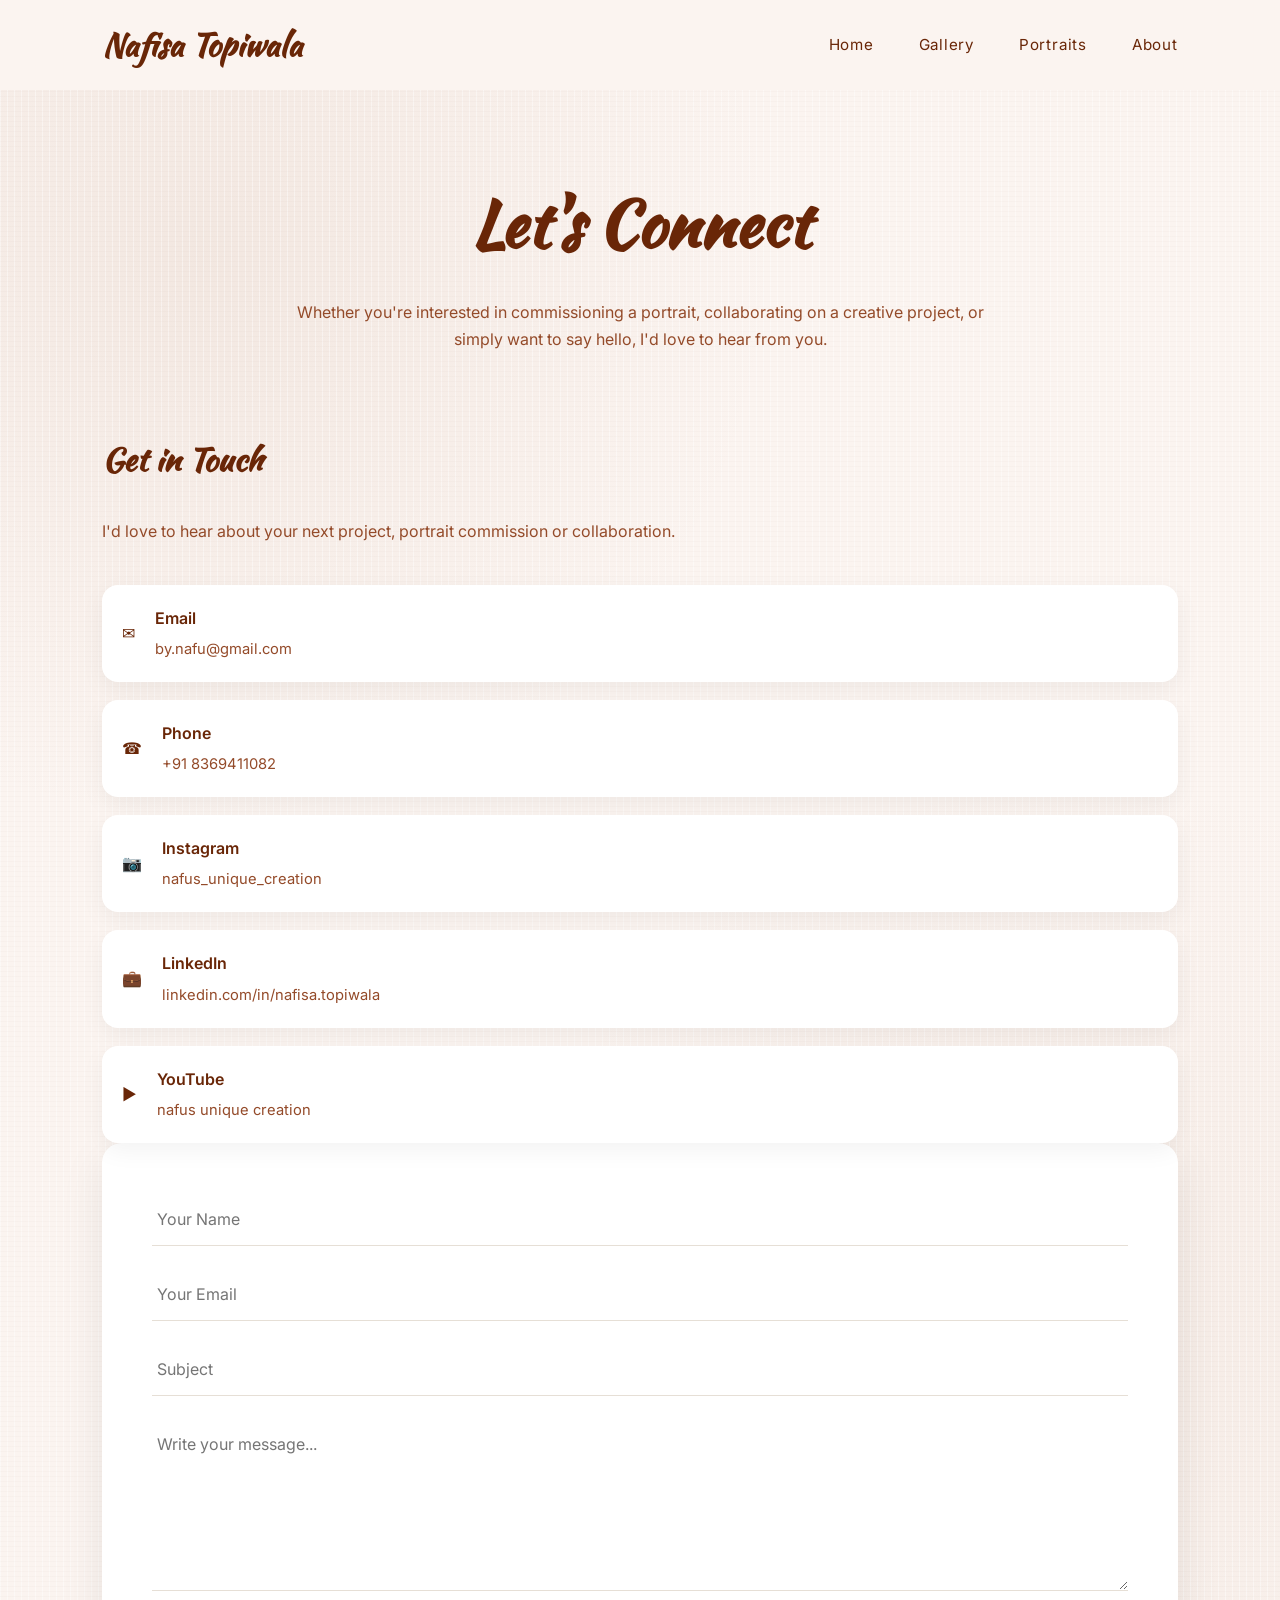
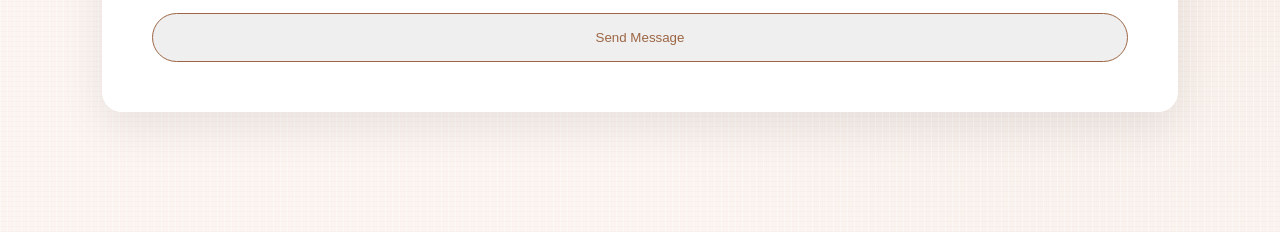
<file: contact.html>
<!doctype html>
<html lang="en">
  <head>
    <meta charset="UTF-8" />

    <meta name="viewport" content="width=device-width, initial-scale=1.0" />

    <title>Contact | Nafisa Topiwala</title>

    <link rel="preconnect" href="https://fonts.googleapis.com" />

    <link rel="preconnect" href="https://fonts.gstatic.com" crossorigin />

    <link
      href="https://fonts.googleapis.com/css2?family=Inter:wght@400;500;600;700&family=Kaushan+Script&display=swap"
      rel="stylesheet"
    />

    <link rel="stylesheet" href="css/style.css" />
  </head>

  <body>
    <header>
      <nav class="navbar">
        <div class="logo">
          <h2>Nafisa Topiwala</h2>
        </div>

        <button
          class="nav-toggle"
          type="button"
          aria-label="Open navigation menu"
          aria-expanded="false"
          aria-controls="primary-navigation"
        >
          <span></span>
          <span></span>
          <span></span>
        </button>

        <ul class="nav-links" id="primary-navigation">
          <li><a href="index.html">Home</a></li>

          <li><a href="index.html#gallery">Gallery</a></li>

          <li><a href="index.html#portraits">Portraits</a></li>

          <li><a href="index.html#about">About</a></li>
        </ul>
      </nav>
    </header>

    <section class="contact-page">
      <div class="contact-heading">
        <h1>Let's Connect</h1>

        <p>
          Whether you're interested in commissioning a portrait, collaborating
          on a creative project, or simply want to say hello, I'd love to hear
          from you.
        </p>
      </div>

      <div class="contact-info">

    <h2>Get in Touch</h2>

    <p>
        I'd love to hear about your next project,
        portrait commission or collaboration.
    </p>

    <div class="contact-links">

        <a href="mailto:by.nafu@gmail.com">

            <span>✉</span>

            <div>

                <h3>Email</h3>

                <p>by.nafu@gmail.com</p>

            </div>

        </a>

        <a href="tel:+918369411082">

            <span>☎</span>

            <div>

                <h3>Phone</h3>

                <p>+91 8369411082</p>

            </div>

        </a>

        <a href="https://www.instagram.com/nafus_unique_creations?utm_medium=copy_link" target="_blank">

            <span>📷</span>

            <div>

                <h3>Instagram</h3>

                <p>nafus_unique_creation</p>

            </div>

        </a>

        <a href="https://www.linkedin.com/in/nafisatopiwala/" target="_blank">

            <span>💼</span>

            <div>

                <h3>LinkedIn</h3>

                <p>linkedin.com/in/nafisa.topiwala</p>

            </div>

        </a>

        <a href="http://www.youtube.com/@NafusUniqueCreation" target="_blank">

            <span>▶</span>

            <div>

                <h3>YouTube</h3>

                <p>nafus unique creation</p>

            </div>

        </a>

    </div>

</div>
        <div class="contact-form">
          <form
            action="https://formsubmit.co/by.nafu@gmail.com"
            method="POST"
          >
            <input type="hidden" name="_captcha" value="false" />

            <input
              type="hidden"
              name="_subject"
              value="New Portfolio Enquiry"
            />

            <input type="hidden" name="_template" value="table" />

            <input
              type="hidden"
              name="_next"
              value="https://yourwebsite.com/thankyou.html"
            />

            <input type="text" name="Name" placeholder="Your Name" required />

            <input
              type="email"
              name="Email"
              placeholder="Your Email"
              required
            />

            <input type="text" name="Subject" placeholder="Subject" />

            <textarea
              name="Message"
              rows="7"
              placeholder="Write your message..."
              required
            ></textarea>

            <button class="btn-primary">Send Message</button>
          </form>
        </div>
      </div>
    </section>

    <script src="css/js/script.js"></script>
  </body>
</html>
</file>
<file: css/style.css>
/*======================================================
                    GOOGLE FONTS
======================================================*/

@import url("https://fonts.googleapis.com/css2?family=Inter:wght@400;500;600;700&family=Kaushan+Script&display=swap");

/*======================================================
                    ROOT VARIABLES
======================================================*/

:root {
  --bg: #fff9fb;

  --text: #692607;
  --light-text: #944b2a;

  --accent: #9c6644;
  --accent-light: #c08962;

  --line: #e6dfd6;

  --shadow: 0 15px 45px rgba(0, 0, 0, 0.08);

  --radius: 18px;

  --transition: 0.45s ease;

  --max-width: 1300px;
}

/*======================================================
                        RESET
======================================================*/

* {
  margin: 0;
  padding: 0;
  box-sizing: border-box;
}

html {
  scroll-behavior: smooth;
}

body {
  background-color: #fbf4f0;
  background-image:
    repeating-linear-gradient(
      0deg,
      rgba(111, 77, 54, 0.025) 0 1px,
      transparent 1px 5px
    ),
    repeating-linear-gradient(
      90deg,
      rgba(255, 255, 255, 0.42) 0 1px,
      transparent 1px 7px
    ),
    radial-gradient(
      circle at 16% 14%,
      rgba(156, 102, 68, 0.09),
      transparent 30%
    ),
    radial-gradient(
      circle at 84% 74%,
      rgba(156, 102, 68, 0.065),
      transparent 34%
    );

  color: var(--text);

  font-family: "Inter", sans-serif;

  overflow-x: hidden;

  line-height: 1.7;

  position: relative;
}

/*======================================================
                PAPER TEXTURE
======================================================*/

body::before {
  content: "";

  position: fixed;

  inset: 0;

  opacity: 0.18;

  pointer-events: none;

  background-image:
    radial-gradient(
      circle at 20% 20%,
      rgba(0, 0, 0, 0.02) 0 1px,
      transparent 1px
    ),
    radial-gradient(
      circle at 80% 30%,
      rgba(0, 0, 0, 0.02) 0 1px,
      transparent 1px
    ),
    radial-gradient(
      circle at 40% 80%,
      rgba(0, 0, 0, 0.015) 0 1px,
      transparent 1px
    );

  background-size:
    130px 130px,
    180px 180px,
    150px 150px;

  z-index: -1;
}

/*======================================================
                SCROLLBAR
======================================================*/

::-webkit-scrollbar {
  width: 10px;
}

::-webkit-scrollbar-track {
  background: #efe9df;
}

::-webkit-scrollbar-thumb {
  background: var(--accent);

  border-radius: 20px;
}

::-webkit-scrollbar-thumb:hover {
  background: #7b5238;
}

/*======================================================
                    LINKS
======================================================*/

a {
  text-decoration: none;

  color: inherit;
}

/*======================================================
                IMAGES
======================================================*/

img {
  width: 100%;

  display: block;
}

/*======================================================
                SECTION SPACING
======================================================*/

section {
  width: 100%;

  padding: 120px 8%;
}

.section-title {
  max-width: 700px;

  margin: auto;

  text-align: center;

  margin-bottom: 80px;
}

.section-title h2 {
  font-family: "Kaushan Script", cursive;

  font-size: 3rem;

  font-weight: 600;

  margin-bottom: 18px;
}

.section-title p {
  color: var(--light-text);

  font-size: 1.05rem;
}

/*======================================================
                    NAVIGATION
======================================================*/

header {
  position: fixed;

  top: 0;

  left: 0;

  width: 100%;

  z-index: 1000;

  background: transparent;

  transition: 0.35s ease;
}

.navbar {
  background: #fbf4f0;

  max-width: 100%;

  margin: auto;

  height: 90px;

  display: flex;

  justify-content: space-between;

  align-items: center;

  padding: 0 8%;
}

.logo h2 {
  font-family: "Kaushan Script", cursive;

  font-size: 2rem;

  font-weight: 600;
}

.nav-links {
  display: flex;

  list-style: none;

  gap: 45px;
}

.nav-toggle {
  display: none;
  width: 44px;
  height: 44px;
  border: 1px solid var(--line);
  border-radius: 50%;
  background: white;
  color: var(--text);
  cursor: pointer;
}

.nav-toggle span {
  display: block;
  width: 5px;
  height: 5px;
  margin: 3px auto;
  border-radius: 50%;
  background: currentColor;
  transition: background 0.2s ease;
}

.nav-links a {
  position: relative;

  font-size: 0.95rem;

  letter-spacing: 0.05em;

  transition: 0.3s;
}

.nav-links a::after {
  content: "";

  position: absolute;

  left: 0;

  bottom: -8px;

  width: 0;

  height: 1px;

  background: var(--accent);

  transition: 0.4s;
}

.nav-links a:hover {
  color: var(--accent);
}

.nav-links a:hover::after {
  width: 100%;
}

/*======================================================
            GLASS EFFECT AFTER SCROLL
======================================================*/

header.scrolled {
  backdrop-filter: blur(18px);

  -webkit-backdrop-filter: blur(18px);

  background: rgba(251, 244, 240, 0.95);

  border-bottom: 1px solid rgba(0, 0, 0, 0.05);

  box-shadow: 0 8px 25px rgba(0, 0, 0, 0.06);
}
/*======================================================
                    HERO
======================================================*/

.hero {
  min-height: 100vh;

  padding-top: 120px;

  display: flex;

  justify-content: center;

  align-items: center;

  text-align: center;

  position: relative;

  overflow: hidden;
}

.hero::before {
  content: "";

  position: absolute;

  width: 700px;

  height: 700px;

  background: radial-gradient(
    circle,
    rgba(156, 102, 68, 0.12),
    transparent 70%
  );

  border-radius: 50%;

  top: -200px;

  right: -180px;

  filter: blur(30px);
}

.hero-content {
  max-width: 900px;

  z-index: 2;
}

.hero h1 {
  font-family: "Kaushan Script", cursive;

  font-size: 5.5rem;

  font-weight: 600;

  line-height: 1;

  margin-bottom: 18px;
}

.hero h2 {
  font-weight: 400;

  letter-spacing: 0.08em;

  text-transform: uppercase;

  color: var(--accent);

  margin-bottom: 35px;

  font-size: 1rem;
}

.hero-text {
  max-width: 650px;

  margin: auto;

  color: var(--light-text);

  font-size: 1.15rem;

  margin-bottom: 45px;
}

/*======================================================
                    BUTTON
======================================================*/

.btn-primary {
  display: inline-block;

  padding: 16px 34px;

  border: 1px solid var(--accent);

  border-radius: 50px;

  color: var(--accent);

  transition: var(--transition);

  font-weight: 500;
}

.btn-primary:hover {
  background: var(--accent);

  color: white;

  transform: translateY(-4px);

  box-shadow: 0 12px 30px rgba(156, 102, 68, 0.18);
}
/*======================================================
                    GALLERY
======================================================*/

.gallery {
  max-width: 1200px;
  margin: 80px auto;
  padding: 0 20px;

  display: grid;
  grid-template-columns: repeat(12, minmax(0, 1fr));
  gap: 30px;
}

.gallery-item.hero-art {
  grid-column: 1 / -1;
  order: 1;
}

.gallery-item.family-art,
.gallery-item.yemen-art {
  grid-column: span 6;
}

.gallery-item.family-art {
  order: 2;
}

.gallery-item.yemen-art {
  order: 3;
}

.gallery-item.paris-art {
  grid-column: span 3;
  order: 4;
}

.gallery-item.blue-series-art {
  grid-column: span 5;
  order: 5;
}

.gallery-item.london-art {
  grid-column: span 4;
  order: 6;
}

.gallery-item {
  position: relative;
  overflow: hidden;
  border-radius: 8px;
}

.gallery-item img {
  width: 100%;
  height: auto;
  display: block;

  transition: 0.45s ease;
}

.gallery-item:hover img {
  transform: scale(1.04);
}

@media (max-width: 992px) {
  .gallery {
    grid-template-columns: repeat(2, minmax(0, 1fr));
  }

  .gallery-item.hero-art {
    grid-column: 1 / -1;
  }

  .gallery-item.family-art,
  .gallery-item.yemen-art,
  .gallery-item.paris-art,
  .gallery-item.blue-series-art,
  .gallery-item.london-art {
    grid-column: span 1;
  }
}
/*======================================================
                OVERLAY
======================================================*/
.overlay {
  position: absolute;

  inset: 0;

  display: flex;

  flex-direction: column;

  justify-content: flex-end;

  padding: 32px;

  background: linear-gradient(
    to top,
    rgba(0, 0, 0, 0.75),
    rgba(0, 0, 0, 0.15),
    transparent
  );

  color: white;

  opacity: 0;

  transition: 0.35s ease;
}

.gallery-item:hover .overlay {
  opacity: 1;
}

.overlay h3 {
  font-family: "Kaushan Script", cursive;

  font-size: 2rem;

  margin-bottom: 8px;

  transform: translateY(25px);

  transition: 0.45s;
}

.overlay p {
  font-size: 0.95rem;

  opacity: 0.85;

  margin-bottom: 12px;

  transform: translateY(25px);

  transition: 0.55s;
}

.overlay span {
  display: inline-block;

  width: max-content;

  padding: 8px 18px;

  border: 1px solid rgba(255, 255, 255, 0.4);

  border-radius: 40px;

  font-size: 0.8rem;

  letter-spacing: 0.05em;

  transform: translateY(25px);

  transition: 0.65s;
}

.gallery-item:hover .overlay h3,
.gallery-item:hover .overlay p,
.gallery-item:hover .overlay span {
  transform: translateY(0);
}

/*======================================================
                LIGHTBOX
======================================================*/

.lightbox {
  position: fixed;

  inset: 0;

  background: rgba(15, 15, 15, 0.95);

  display: flex;

  justify-content: center;

  align-items: center;

  opacity: 0;

  visibility: hidden;

  transition: 0.35s;

  z-index: 9999;

  padding: 50px;
}

.lightbox.active {
  opacity: 1;

  visibility: visible;
}

.lightbox-info,
.lightbox-info h2,
.lightbox-info p,
.lightbox .prev,
.lightbox .next {
  color: #fff3df;
}

.lightbox .prev,
.lightbox .next {
  border: 0;
  background: transparent;
  font-size: 2.5rem;
  cursor: pointer;
}

.lightbox-image {
  max-width: 88vw;

  max-height: 85vh;

  border-radius: 10px;

  box-shadow: 0 30px 80px rgba(0, 0, 0, 0.5);

  animation: zoomImage 0.4s ease;
}

.close {
  position: absolute;

  top: 35px;

  right: 45px;

  color: white;

  font-size: 3rem;

  cursor: pointer;

  transition: 0.3s;
}

.close:hover {
  transform: rotate(90deg);

  color: var(--accent-light);
}

/*======================================================
            LIGHTBOX ANIMATION
======================================================*/

@keyframes zoomImage {
  from {
    opacity: 0;

    transform: scale(0.8);
  }

  to {
    opacity: 1;

    transform: scale(1);
  }
}

/*======================================================
            SECTION TAG
======================================================*/

.section-tag {
  display: inline-block;

  margin-bottom: 18px;

  letter-spacing: 0.15em;

  text-transform: uppercase;

  color: var(--accent);

  font-size: 0.82rem;

  font-weight: 600;
}
/*======================================================
                PORTRAITS SECTION
======================================================*/

.portraits {
  max-width: 1300px;

  margin: auto;

  display: grid;

  grid-template-columns: 1fr 1fr;

  align-items: center;

  gap: 80px;
}

.portrait-image {
  overflow: hidden;

  border-radius: 20px;

  box-shadow: var(--shadow);
}

.portrait-image img {
  transition: 0.8s ease;
}

.portrait-image:hover img {
  transform: scale(1.05);
}

.portrait-content h2 {
  font-family: "Kaushan Script", cursive;

  font-size: 3.2rem;

  margin-bottom: 25px;

  line-height: 1.1;
}

.portrait-content p {
  color: var(--light-text);

  margin-bottom: 35px;
}

.mediums {
  display: flex;

  flex-wrap: wrap;

  gap: 0;

  margin-bottom: 32px;
}

.mediums span {
  font-size: 0.9rem;
  color: var(--light-text);
}

.mediums span + span::before {
  content: "•";
  margin: 0 10px;
  color: var(--accent);
}

/*======================================================
                    ABOUT
======================================================*/

.about {
  max-width: 1300px;

  margin: auto;

  display: grid;

  grid-template-columns: 380px 1fr;

  gap: 80px;

  align-items: center;
}

.about-image {
  overflow: hidden;

  border-radius: 20px;

  box-shadow: var(--shadow);
}

.about-image img {
  transition: 0.8s;
}

.about-image:hover img {
  transform: scale(1.05);
}

.about-content h2 {
  font-family: "Kaushan Script", cursive;

  font-size: 3rem;

  line-height: 1.05;

  margin-bottom: 25px;
}

.about-content p {
  color: var(--light-text);

  margin-bottom: 20px;
}

.artist-statement {
  font-size: 1.05rem;
  line-height: 1.7;
  color: var(--light-text);
}

.social-links {
  display: flex;

  flex-wrap: wrap;

  gap: 18px;

  margin-top: 35px;
}

.social-links a {
  border: 1px solid var(--line);

  padding: 12px 20px;

  border-radius: 40px;

  transition: 0.35s;

  background: white;
}

.social-links a:hover {
  background: var(--accent);

  color: white;

  transform: translateY(-3px);
}

/*======================================================
                CALL TO ACTION
======================================================*/

.cta {
  text-align: center;
}

.cta-content {
  max-width: 700px;

  margin: auto;
}

.cta h2 {
  font-family: "Kaushan Script", cursive;

  font-size: 3rem;

  margin-bottom: 20px;
}

.cta p {
  color: var(--light-text);

  margin-bottom: 35px;
}

/*======================================================
                    FOOTER
======================================================*/

footer {
  padding: 50px 8%;

  border-top: 1px solid var(--line);

  display: flex;

  justify-content: space-between;

  align-items: center;

  flex-wrap: wrap;

  gap: 15px;

  color: var(--light-text);

  font-size: 0.95rem;
}

/*======================================================
                SCROLL ANIMATION
======================================================*/

.reveal {
  opacity: 0;

  transform: translateY(70px);

  transition: 1s ease;
}

.reveal.active {
  opacity: 1;

  transform: translateY(0);
}

/*======================================================
            HOVER IMPROVEMENTS
======================================================*/

.gallery-item,
.portrait-image,
.about-image {
  will-change: transform;
}

/*======================================================
            SELECTION COLOR
======================================================*/

::selection {
  background: var(--accent);

  color: white;
}
/*======================================================
                    LARGE LAPTOP
======================================================*/

@media (max-width: 1200px) {
  .hero h1 {
    font-size: 4.5rem;
  }

  .section-title h2,
  .about-content h2,
  .cta h2,
  .portrait-content h2 {
    font-size: 2.6rem;
  }
}

/*======================================================
                    TABLET
======================================================*/

@media (max-width: 992px) {
  section {
    padding: 90px 6%;
  }

  .navbar {
    padding: 22px 6%;
  }

  .hero h1 {
    font-size: 4rem;
  }

  .hero-text {
    font-size: 1rem;
  }

  .gallery {
    grid-template-columns: repeat(2, 1fr);
  }

  .portraits {
    grid-template-columns: 1fr;
  }

  .about {
    grid-template-columns: 1fr;
  }

  .about-image {
    max-width: 420px;

    margin: auto;
  }

  footer {
    justify-content: center;

    text-align: center;
  }
}

/*======================================================
                    MOBILE
======================================================*/

@media (max-width: 768px) {
  .navbar {
    position: relative;
    height: 72px;
    padding: 0 6%;
  }

  .nav-links {
    position: absolute;
    top: calc(100% + 10px);
    right: 5%;
    left: 5%;
    display: grid;
    gap: 0;
    padding: 8px;
    border: 1px solid var(--line);
    border-radius: 14px;
    background: rgba(251, 244, 240, 0.98);
    box-shadow: var(--shadow);
    opacity: 0;
    visibility: hidden;
    transform: translateY(-10px);
    transition:
      opacity 0.25s ease,
      transform 0.25s ease,
      visibility 0.25s;
  }

  .nav-links.is-open {
    opacity: 1;
    visibility: visible;
    transform: translateY(0);
  }

  .nav-links a {
    display: block;
    padding: 12px 14px;
    border-radius: 9px;
    font-size: 0.95rem;
  }

  .nav-links a:hover,
  .nav-links a:focus-visible {
    color: var(--text);
    background: #f2e8df;
  }

  .nav-links a::after {
    display: none;
  }

  .nav-toggle {
    display: block;
  }

  .nav-toggle[aria-expanded="true"] {
    border-color: var(--accent);
    color: var(--accent);
    background: #f8eee8;
  }

  .hero {
    padding-top: 130px;
  }

  .hero h1 {
    font-size: 3.2rem;
  }

  .hero h2 {
    font-size: 0.85rem;
  }

  .hero-text {
    font-size: 0.95rem;
  }

  .section-title {
    margin-bottom: 50px;
  }

  .section-title h2 {
    font-size: 2.4rem;
  }

  .gallery {
    margin: 42px auto 0;
    padding: 0;
    column-count: 2;
    column-gap: 14px;
  }

  .gallery-item {
    margin-bottom: 14px;
    cursor: pointer;
  }

  .gallery-item.large {
    aspect-ratio: auto;
  }

  .gallery-item.hero-art {
    aspect-ratio: auto;
  }

  .gallery-item img {
    height: auto;
    object-fit: contain;
  }

  .overlay {
    padding: 16px;
    opacity: 1;
    background: linear-gradient(to top, rgba(0, 0, 0, 0.72), transparent 65%);
  }

  .overlay h3 {
    margin-bottom: 0;
    font-size: 1.15rem;
    transform: none;
  }

  .overlay p {
    display: none;
  }

  .portrait-content h2 {
    font-size: 2.5rem;
  }

  .about-content h2 {
    font-size: 2.5rem;
  }

  .cta h2 {
    font-size: 2.4rem;
  }

  .social-links {
    justify-content: center;
  }

  .mediums {
    justify-content: center;
  }

  .lightbox {
    padding: 20px;
  }

  .lightbox-image {
    max-width: 95vw;

    max-height: 75vh;
  }

  .close {
    top: 18px;

    right: 22px;

    font-size: 2.3rem;
  }
}

@media (max-width: 600px) {
  .gallery {
    column-count: 1;
    column-gap: 0;
  }

  .gallery-item,
  .gallery-item.hero-art,
  .gallery-item.large {
    aspect-ratio: auto;
    margin-bottom: 18px;
  }
}

/*======================================================
                SMALL PHONES
======================================================*/

@media (max-width: 480px) {
  section {
    padding: 75px 5%;
  }

  .logo h2 {
    font-size: 1.7rem;
  }

  .hero h1 {
    font-size: 2.6rem;

    line-height: 1.1;
  }

  .hero h2 {
    font-size: 0.8rem;
  }

  .hero-text {
    font-size: 0.92rem;
  }

  .btn-primary {
    padding: 14px 28px;
  }

  .section-title h2 {
    font-size: 2rem;
  }

  .about-content h2 {
    font-size: 2rem;
  }

  .portrait-content h2 {
    font-size: 2rem;
  }

  .cta h2 {
    font-size: 2rem;
  }

  .gallery {
    column-count: 1;
    column-gap: 0;
  }

  .gallery-item,
  .gallery-item.hero-art {
    aspect-ratio: auto;
  }

  .gallery-item img {
    object-position: center;
  }

  .social-links {
    flex-direction: column;
  }

  .social-links a {
    text-align: center;
  }

  .mediums {
    gap: 10px;
  }

  .mediums span {
    font-size: 0.8rem;
  }

  footer {
    flex-direction: column;

    font-size: 0.85rem;
  }
}

/* Keep the mobile gallery short without cropping any artwork. */
@media (max-width: 768px) {
  .gallery {
    display: grid;
    grid-template-columns: repeat(2, minmax(0, 1fr));
    column-count: auto;
    gap: 14px;
  }

  .gallery-item,
  .gallery-item.family-art,
  .gallery-item.yemen-art,
  .gallery-item.paris-art,
  .gallery-item.blue-series-art,
  .gallery-item.london-art {
    grid-column: span 1;
    aspect-ratio: 1;
    margin: 0;
    background: white;
  }

  .gallery-item.hero-art {
    grid-column: 1 / -1;
    aspect-ratio: auto;
  }

  .gallery-item img {
    width: 100%;
    height: 100%;
    object-fit: contain;
  }

  .gallery-item.hero-art img {
    height: auto;
  }

  .portraits,
  .about {
    grid-template-columns: 1fr;
    gap: 24px;
  }

  .portrait-image,
  .about-image {
    width: min(62%, 250px);
    max-width: 250px;
    margin: 0 auto;
  }

  .portrait-content h2,
  .about-content h2 {
    font-size: 2rem;
    line-height: 1.05;
    margin-bottom: 14px;
  }

  .portrait-content p,
  .about-content p {
    font-size: 0.96rem;
    line-height: 1.55;
    margin-bottom: 16px;
  }

  .artist-statement {
    font-size: 0.92rem;
    line-height: 1.7;
  }

  .mediums {
    justify-content: center;
    margin-bottom: 18px;
  }

  .cta h2 {
    font-size: 1.9rem;
    line-height: 1.1;
    margin-bottom: 14px;
  }

  .cta p {
    font-size: 0.95rem;
    line-height: 1.55;
    margin-bottom: 24px;
  }
}

/*======================================================
            HOVER ONLY ON DESKTOP
======================================================*/

@media (hover: hover) {
  .btn-primary:hover {
    transform: translateY(-4px);
  }
}

/*======================================================
            REDUCE MOTION
======================================================*/

@media (prefers-reduced-motion: reduce) {
  * {
    animation: none !important;

    transition: none !important;

    scroll-behavior: auto !important;
  }
}
/*======================================================
                    CONTACT PAGE
======================================================*/

.contact-page {
  min-height: 100vh;

  padding-top: 170px;
}

.contact-heading {
  max-width: 700px;

  margin: auto;

  text-align: center;

  margin-bottom: 80px;
}

.contact-heading h1 {
  font-family: "Kaushan Script", cursive;

  font-size: 4rem;

  margin-bottom: 20px;
}

.contact-heading p {
  color: var(--light-text);
}

.contact-container {
  max-width: 1200px;

  margin: auto;

  display: grid;

  grid-template-columns: 1fr 1.4fr;

  gap: 80px;
}

.contact-info h2 {
  font-family: "Kaushan Script", cursive;

  margin-bottom: 30px;

  font-size: 2rem;
}

.contact-info p {
  margin-bottom: 28px;

  color: var(--light-text);
}

.contact-form {
  background: white;

  padding: 50px;

  border-radius: 20px;

  box-shadow: var(--shadow);
}

.contact-form form {
  display: flex;

  flex-direction: column;

  gap: 22px;
}

.contact-form input,
.contact-form textarea {
  border: none;

  border-bottom: 1px solid var(--line);

  padding: 16px 5px;

  font-size: 1rem;

  background: none;

  font-family: "Inter", sans-serif;

  outline: none;
}

.contact-form textarea {
  resize: vertical;
}

.contact-form input:focus,
.contact-form textarea:focus {
  border-color: var(--accent);
}

@media (max-width: 900px) {
  .contact-container {
    grid-template-columns: 1fr;
  }
}
/*======================================================
                CONTACT LINKS
======================================================*/

.contact-links {
  display: flex;

  flex-direction: column;

  gap: 18px;

  margin-top: 40px;
}

.contact-links a {
  display: flex;

  align-items: center;

  gap: 20px;

  padding: 20px;

  background: white;

  border-radius: 16px;

  transition: 0.35s;

  box-shadow: 0 8px 25px rgba(0, 0, 0, 0.05);
}

.contact-links a:hover {
  transform: translateY(-6px);

  box-shadow: 0 18px 45px rgba(0, 0, 0, 0.1);
}

.contact-links i {
  width: 55px;

  height: 55px;

  display: flex;

  align-items: center;

  justify-content: center;

  border-radius: 50%;

  background: #f3eee7;

  color: var(--accent);

  font-size: 1.2rem;

  transition: 0.3s;
}

.contact-links h3 {
  margin-bottom: 5px;

  font-size: 1rem;

  font-weight: 600;
}
.contact-links a:hover i {
  background: var(--accent);

  color: white;
}
.contact-links p {
  margin: 0;

  color: var(--light-text);

  font-size: 0.92rem;
}
</file>
